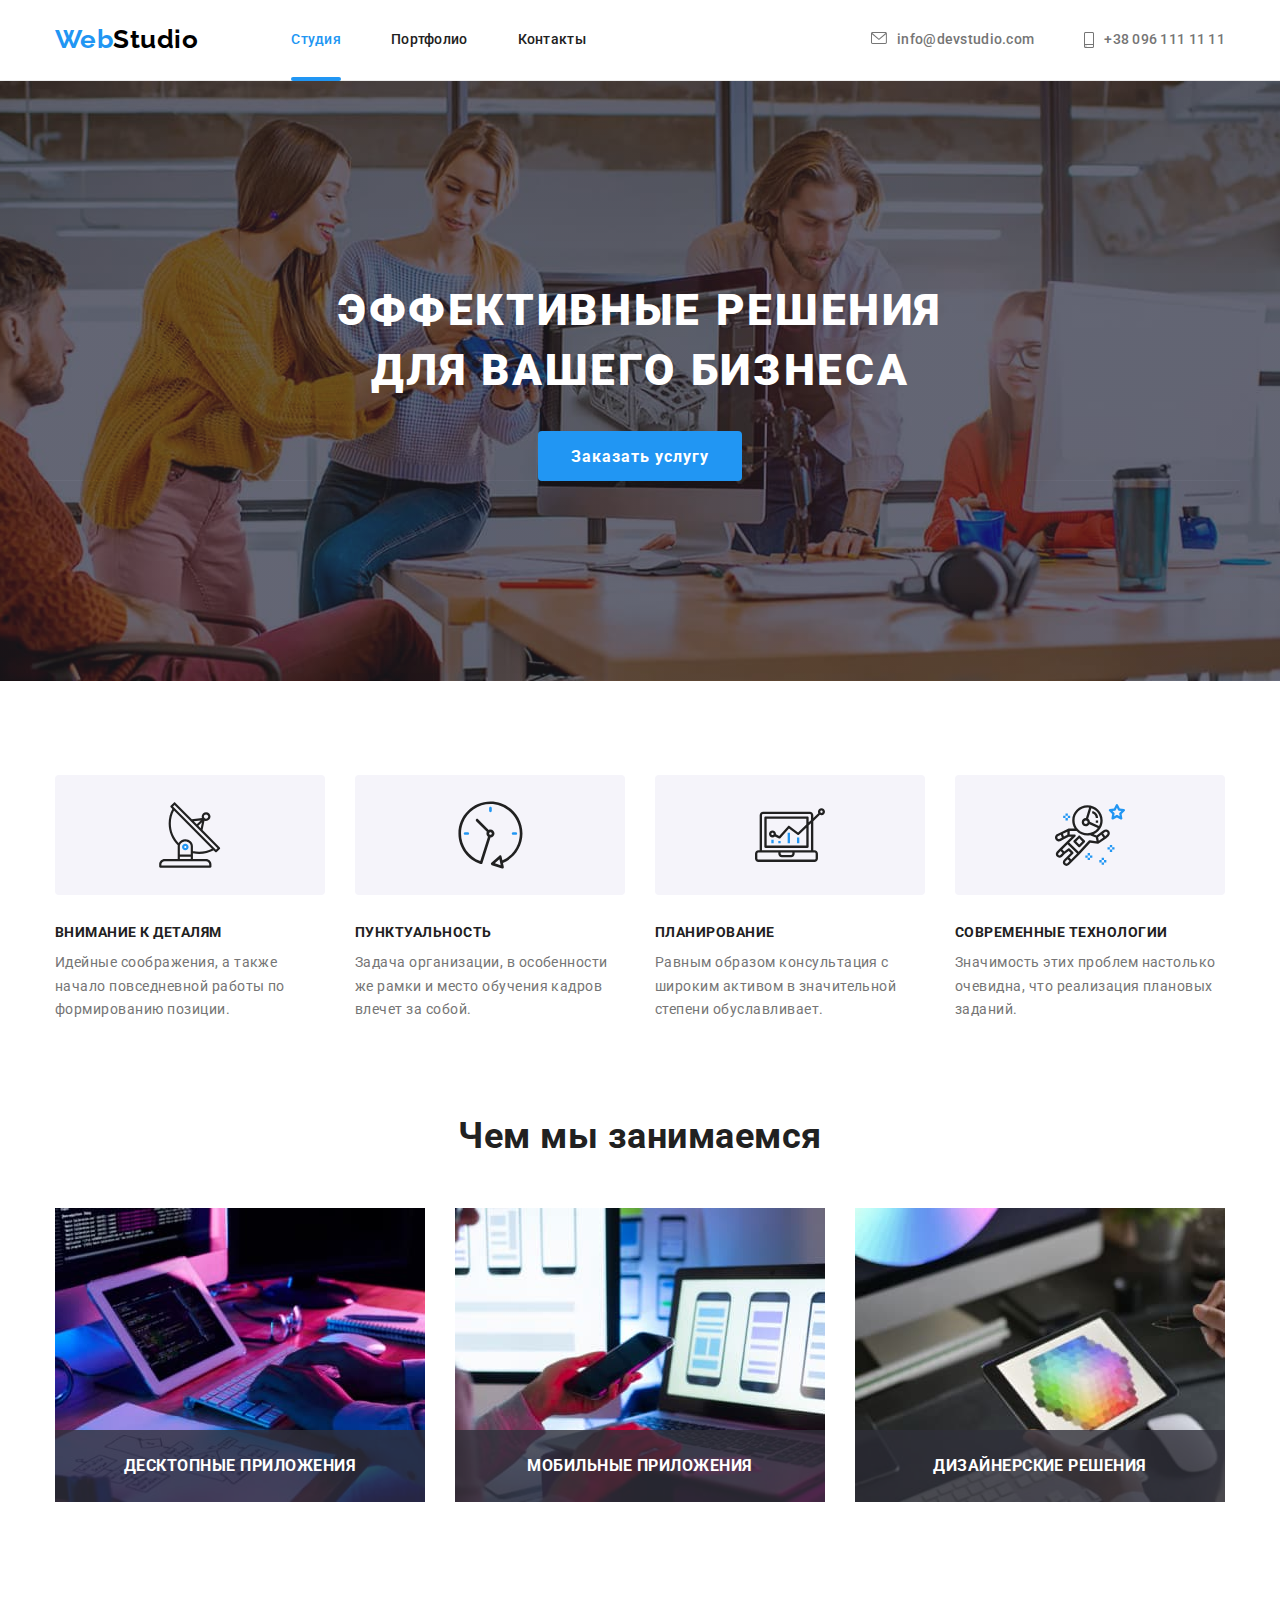
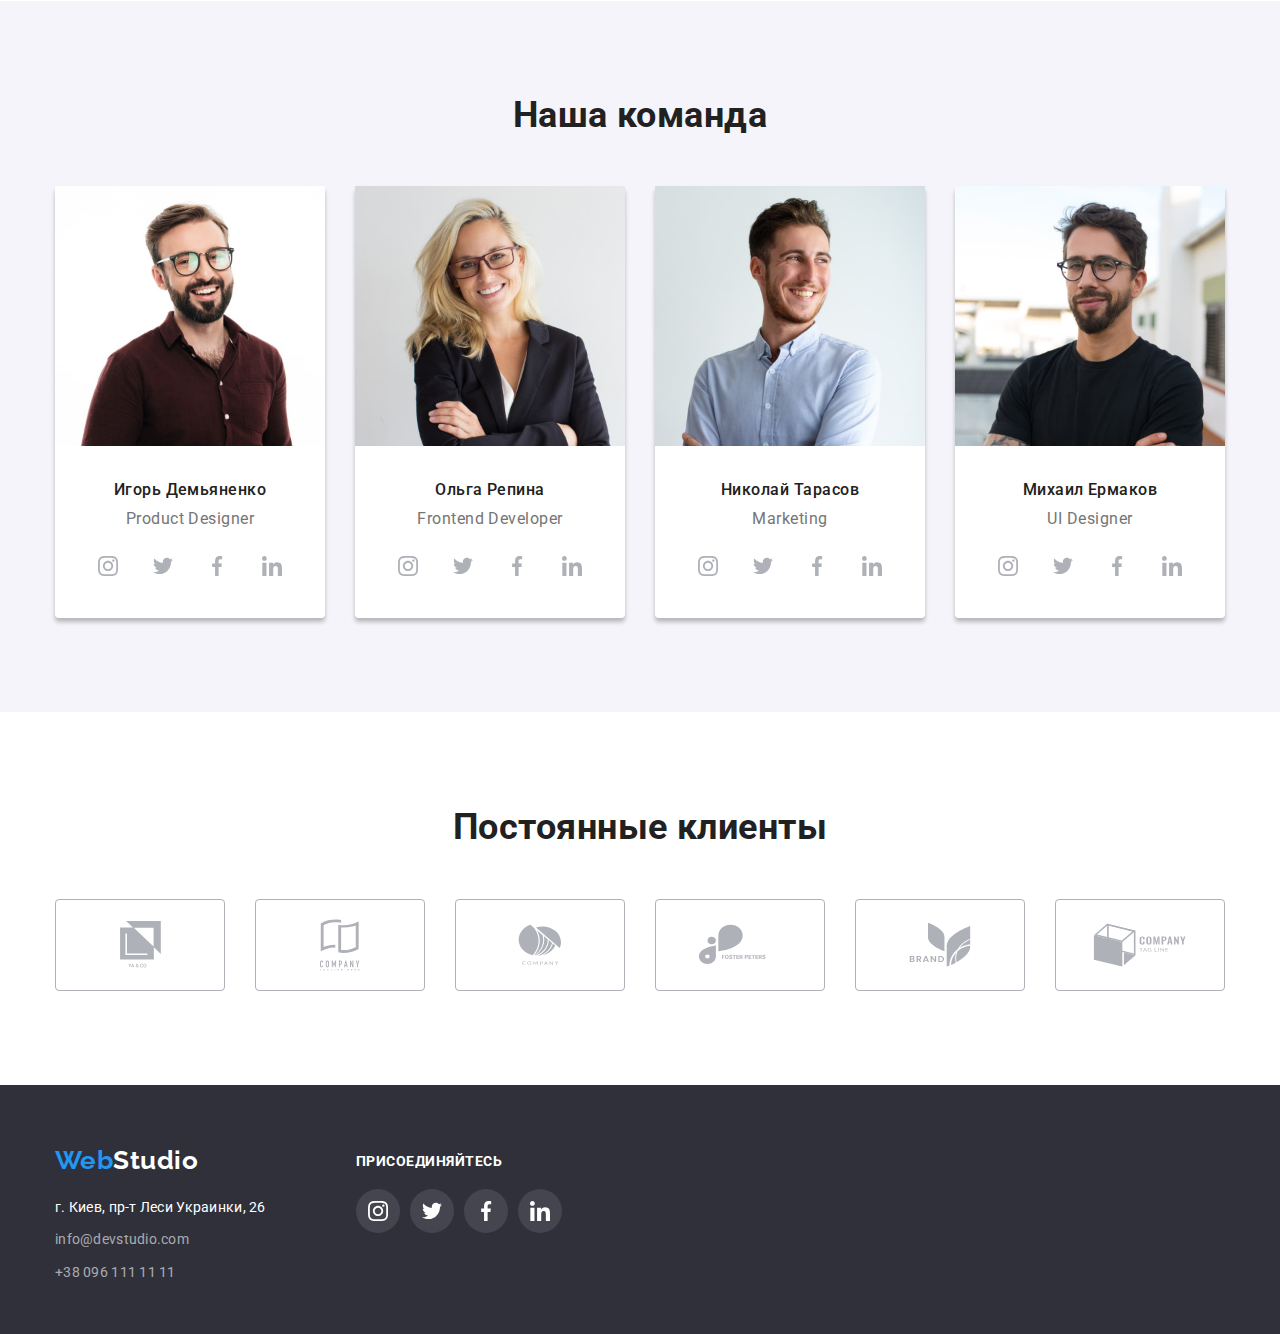
<file: index.html>
<!DOCTYPE html>
<html lang="ru">
<head>
    <meta charset="UTF-8">
    <meta http-equiv="X-UA-Compatible" content="IE=edge">
    <meta name="viewport" content="width=device-width, initial-scale=1.0">
    <title>Studio</title>

    <link rel="preconnect" href="https://fonts.googleapis.com">
    <link rel="preconnect" href="https://fonts.gstatic.com" crossorigin>
    <link 
    href="https://fonts.googleapis.com/css2?family=Raleway:wght@700&family=Roboto:wght@400;500;700;900&display=swap" 
    rel="stylesheet"
    />

    <link
    rel="stylesheet"
    href="https://cdnjs.cloudflare.com/ajax/libs/modern-normalize/1.0.0/modern-normalize.min.css"
    />

    <link rel="stylesheet" href="./css/styles.css"/>
</head>
<body class="page">
    <!--Шапка сайта-->
 <header class="page-header">

    <div class="container main-nav">

    <nav class="logo-and-nav">
        <!--Логотип сайта-->
     <a href="./" class="logo"><span class="web">Web</span>Studio</a>

     <!--Навигация на другие страницы-->
     <ul class="site-nav">
      
         <li class="nav-item">
          <div class="this-page">
          <a href="./" class="current-link current">Студия</a>
          </div>
         </li>
         <li class="nav-item"><a href="./portfolio.html">Портфолио</a></li>
         <li class="nav-item"><a href="">Контакты</a></li>
     </ul>

     </nav>
       <!--Ссылка на почтовый ящик и контактный номер телефона-->
     <ul class="address-list contacts">
         <li class="address-item address-from-header">
           <a href="mailto:info@devstudio.com" class="letter" aria-label="Почтовый ящик">
            <svg class="postal-envelope" width="16" height="12">
              <use href="./images/symbol-defs.svg#icon-letter"></use>
            </svg>
            info@devstudio.com
          </a>
         </li>

         <li class="address-item address-from-header">           
           <a href="tel:+380961111111" class="phone" aria-label="Контактный телефон">
            <svg class="smartphone" width="10" height="16">
              <use href="./images/symbol-defs.svg#icon-smartphone"></use>
            </svg>
            +38 096 111 11 11
          </a>
        </li>
     </ul>

    </div>

<!--Конец шапки сайта-->  
 </header>

 <!--мэин - уникальный контент (меняющийся, который не повторяется на других страницах сайта)-->
 <main>
<!--Блог герой (главный заголовок страницы с кнопкой)-->
 
     <section class="hero section">
       <div class="hero-section container">
         <h1 class="title-of-hero">ЭФФЕКТИВНЫЕ РЕШЕНИЯ <br/>
            ДЛЯ ВАШЕГО БИЗНЕСА
         </h1>
         <button data-modal-open type="button" class="button-primary"><span class="order">Заказать услугу</span></button>
        </div>
     </section>                

      <!--Второй сектор страницы (преимущества данной компании)-->
      <section class="section preview">
        <div class="container">
          <h2 class="hidden">В дальнейшем этот заголовок будет скрыт</h2>
          <ul class="future-list">
              <li class="item">
                <div class="benefits-icons">
                  <svg class="antenna" width="65.32" hight="70">
                    <use href="./images/symbol-defs.svg#icon-antenna"></use>
                  </svg>
                </div>
          <h3 class="advantages">ВНИМАНИЕ К ДЕТАЛЯМ</h3>
          <p class="description declaration">Идейные соображения, а также начало повседневной работы по формированию позиции.</p>
              </li>
              <li class="item">
                <div class="benefits-icons">
                  <svg class="clock" width="66.96" hight="70">
                    <use href="./images/symbol-defs.svg#icon-clock"></use>
                  </svg>
                </div>
            <h3 class="advantages">ПУНКТУАЛЬНОСТЬ</h3>
            <p class="description declaration">Задача организации, в особенности же рамки и место обучения кадров влечет за собой.</p>
              </li>
              <li class="item">
                <div class="benefits-icons">
                  <svg class="diagram" width="70" hight="70">
                    <use href="./images/symbol-defs.svg#icon-diagram"></use>
                  </svg>
                </div>
            <h3 class="advantages">ПЛАНИРОВАНИЕ</h3>
            <p class="description declaration">Равным образом консультация с широким активом в значительной степени обуславливает.</p>
            </li>
            <li class="item">
              <div class="benefits-icons">
                <svg class="astronaut" width="70" hight="70">
                  <use href="./images/symbol-defs.svg#icon-astronaut"></use>
                </svg>
              </div>
            <h3 class="advantages">СОВРЕМЕННЫЕ ТЕХНОЛОГИИ</h3>
            <p class="description declaration">Значимость этих проблем настолько очевидна, что реализация плановых заданий.</p>
            </li>    
          </ul>
        </div>
      </section>
      
      <!--Третий сектор с визуализацией работы компании (фотографии)-->
      <section class="section">
        <div class="container images">
          <h2 class="what-are-we-doing">Чем мы занимаемся</h2>
          <ul class="illustrations">
              <li class="illustration">
                <div class="poster">
                <img class="image-card" src="./images/img1.jpg" alt="Code writing" width="370">
                <div class="description-illustration">
                  <h3>Десктопные приложения</h3>
                </div>
                </div>
              </li>
              <li class="illustration">
                <div class="poster">
                <img class="image-card" src="./images/img2.jpg" alt="Design" width="370">
                <div class="description-illustration">
                  <h3>Мобильные приложения</h3>
                </div>
                </div>
              </li>
              <li class="illustration">
                <div class="poster">
                <img class="image-card" src="./images/img3.jpg" alt="Stylization" width="370">
                <div class="description-illustration">
                  <h3>Дизайнерские решения</h3>
                </div>
                </div>
              </li>               
          </ul>
        </div>
      </section>

      <!--Четвертый сектор с фотографиями специалистов компании (с подписями)-->
      <section class="section our-team-container">
        <div class="container" >
          <h2 class="our-team">Наша команда</h2>
          <ul class="personalities">
              <li class="persona">
              <img src="./images/igor.jpg" alt="Igor Demyanenko is a Product Designer" width="270">
              <div class="buttom-of-persona">
              <h3>Игорь Демьяненко</h3>
              <p class="description">Product Designer</p>
              <ul class="social-links">
                <li>
                  <a class="source-icon" href="">
                    <svg class="social-network" width="20" height="20">
                      <use href="./images/symbol-defs.svg#icon-instagram"></use>
                    </svg>
                  </a>
                </li>

                <li>
                  <a class="source-icon" href="">
                    <svg class="social-network" width="20" height="20">
                      <use href="./images/symbol-defs.svg#icon-twitter"></use>
                    </svg>
                  </a>
                </li>

                <li>
                  <a class="source-icon" href="">
                    <svg class="social-network" width="20" height="20">
                      <use href="./images/symbol-defs.svg#icon-facebook"></use>
                    </svg>
                  </a>
                </li>

                <li>
                  <a class="source-icon" href="">
                    <svg class="social-network" width="20" height="20">
                      <use href="./images/symbol-defs.svg#icon-linkedin"></use>
                    </svg>
                  </a>
                </li>
              </ul>
              </div>
              </li>

              <li class="persona">
              <img src="./images/olga.jpg" alt="Olga Repina is a Frontend Developer" width="270">
              <div class="buttom-of-persona">
              <h3>Ольга Репина</h3>
              <p class="description">Frontend Developer</p>
              <ul class="social-links">
                <li>
                  <a class="source-icon" href="">
                    <svg class="social-network" width="20" height="20">
                      <use href="./images/symbol-defs.svg#icon-instagram"></use>
                    </svg>
                  </a>
                </li>

                <li>
                  <a class="source-icon" href="">
                    <svg class="social-network" width="20" height="20">
                      <use href="./images/symbol-defs.svg#icon-twitter"></use>
                    </svg>
                  </a>
                </li>

                <li>
                  <a class="source-icon" href="">
                    <svg class="social-network" width="20" height="20">
                      <use href="./images/symbol-defs.svg#icon-facebook"></use>
                    </svg>
                  </a>
                </li>

                <li>
                  <a class="source-icon" href="">
                    <svg class="social-network" width="20" height="20">
                      <use href="./images/symbol-defs.svg#icon-linkedin"></use>
                    </svg>
                  </a>
                </li>
              </ul>
              </div>
              </li>

              <li class="persona">
              <img src="./images/nikolay.jpg" alt="Nikolai Tarasov is a Marketing" width="270">
              <div class="buttom-of-persona">
              <h3>Николай Тарасов</h3>
              <p class="description">Marketing</p>
              <ul class="social-links">
                <li>
                  <a class="source-icon" href="">
                    <svg class="social-network" width="20" height="20">
                      <use href="./images/symbol-defs.svg#icon-instagram"></use>
                    </svg>
                  </a>
                </li>

                <li>
                  <a class="source-icon" href="">
                    <svg class="social-network" width="20" height="20">
                      <use href="./images/symbol-defs.svg#icon-twitter"></use>
                    </svg>
                  </a>
                </li>

                <li>
                  <a class="source-icon social-hover" href="">
                    <svg class="social-network" width="20" height="20">
                      <use href="./images/symbol-defs.svg#icon-facebook"></use>
                    </svg>
                  </a>
                </li>

                <li>
                  <a class="source-icon" href="">
                    <svg class="social-network" width="20" height="20">
                      <use href="./images/symbol-defs.svg#icon-linkedin"></use>
                    </svg>
                  </a>
                </li>
              </ul>
              </div>
              </li>

              <li class="persona">
              <img src="./images/mihail.jpg" alt="Mikhail Ermakov is a UI Designer" width="270">
              <div class="buttom-of-persona">
              <h3>Михаил Ермаков</h3>
              <p class="description">UI Designer</p>
              <ul class="social-links">
                <li>
                  <a class="source-icon" href="">
                    <svg class="social-network" width="20" height="20">
                      <use href="./images/symbol-defs.svg#icon-instagram"></use>
                    </svg>
                  </a>
                </li>

                <li>
                  <a class="source-icon" href="">
                    <svg class="social-network" width="20" height="20">
                      <use href="./images/symbol-defs.svg#icon-twitter"></use>
                    </svg>
                  </a>
                </li>

                <li>
                  <a class="source-icon" href="">
                    <svg class="social-network" width="20" height="20">
                      <use href="./images/symbol-defs.svg#icon-facebook"></use>
                    </svg>
                  </a>
                </li>

                <li>
                  <a class="source-icon" href="">
                    <svg class="social-network" width="20" height="20">
                      <use href="./images/symbol-defs.svg#icon-linkedin"></use>
                    </svg>
                  </a>
                </li>
              </ul>
              </div>
              </li>
          </ul>
        </div>
      </section>
 </main>

 <!--Секция постоянных клиентов-->

 <section class="section">
  <div class="container">
    <h2 class="regular-customers">Постоянные клиенты</h2>
    <ul class="our-clients">

    <li>
      <a class="customer" href="">
        <svg class="client-area ya-co" width="41" height="46.7">
          <use href="./images/symbol-defs.svg#icon-ya-co"></use>
        </svg>
      </a>
    </li>

    <li>
      <a class="customer" href="">
        <svg class="client-area tagline-here" width="40" height="52">
          <use href="./images/symbol-defs.svg#icon-tagline-here"></use>
        </svg>
      </a>
    </li>

    <li>
      <a class="customer" href="">
        <svg class="client-area company" width="43.46" height="41.18">
          <use href="./images/symbol-defs.svg#icon-company"></use>
        </svg>
      </a>
    </li>

    <li>
      <a class="customer" href="">
        <svg class="client-area peter-foster" width="84.44" height="40.62">
          <use href="./images/symbol-defs.svg#icon-peter-foster"></use>
        </svg>
      </a>
    </li>

    <li>
      <a class="customer" href="">
        <svg class="client-area brand" width="62.54" height="45.43">
          <use href="./images/symbol-defs.svg#icon-brand"></use>
        </svg>
      </a>
    </li>

    <li>
      <a class="customer" href="">
        <svg class="client-area company-tagline-here" width="93.79" height="43.93">
          <use href="./images/symbol-defs.svg#icon-company-tagline-here"></use>
        </svg>
      </a>
    </li>  

    </ul>
  </div>
 </section>

 
 <!--окончание мэйна (уникального контента, который не повторяется на других страницах сайта)-->

      <!--Подвал сайта (Логотип сайта с ссылкой на стартовую страницу + адрес с почтовым ящиком и контактным номером телефона)-->
      <footer class="footer">

        <div class="ending container">

        <div class="footer-adress-menu">
        <a href="./" class="logo logo-from-ending"><span class="web">Web</span></span><span class="studio">Studio</span></a>
        <address>
        <ul class="address-list">
        <li class="address-item address-from-footer"><a href="https://goo.gl/maps/rf6R2WwhsUxqRuNf8" class="main-adress">г. Киев, пр-т Леси Украинки, 26</a></li>
        <li class="address-item address-from-footer"><a href="mailto:info@devstudio.com">info@devstudio.com</a></li>
        <li class="address-item address-from-footer"><a href="tel:+380961111111">+38 096 111 11 11</a></li>
        </ul>
        </address>
        </div>

        <div class="footer-socials">
        <h3 class="join">Присоединяйтесь</h3>
        <ul class="footer-icons">
          <li>
            <a class="last-socials" href="">
              <svg class="footer-social-network" width="20" height="20">
                <use href="./images/symbol-defs.svg#icon-instagram"></use>
              </svg>
            </a>
          </li>

          <li>
            <a class="last-socials" href="">
              <svg class="footer-social-network" width="20" height="20">
                <use href="./images/symbol-defs.svg#icon-twitter"></use>
              </svg>
            </a>
          </li>

          <li>
            <a class="last-socials" href="">
              <svg class="footer-social-network" width="20" height="20">
                <use href="./images/symbol-defs.svg#icon-facebook"></use>
              </svg>
            </a>
          </li>

          <li>
            <a class="last-socials" href="">
              <svg class="footer-social-network" width="20" height="20">
                <use href="./images/symbol-defs.svg#icon-linkedin"></use>
              </svg>
            </a>
          </li>
        </ul>
        </div>

        </div>
        
     
      </footer>

        <!--модальное окно-->
        <div class="backdrop is-hidden" data-modal>
          <div class="modal">
           <button data-modal-close type="button" class="modal-button">              
             <svg class="close-window" width="11" height="11">
             <use href="./images/symbol-of-button.svg#icon-close-black"></use>
           </svg>
         </button>
          </div>
        </div>

      <script src="./js/modal.js"></script>
</body>

</html>
</file>
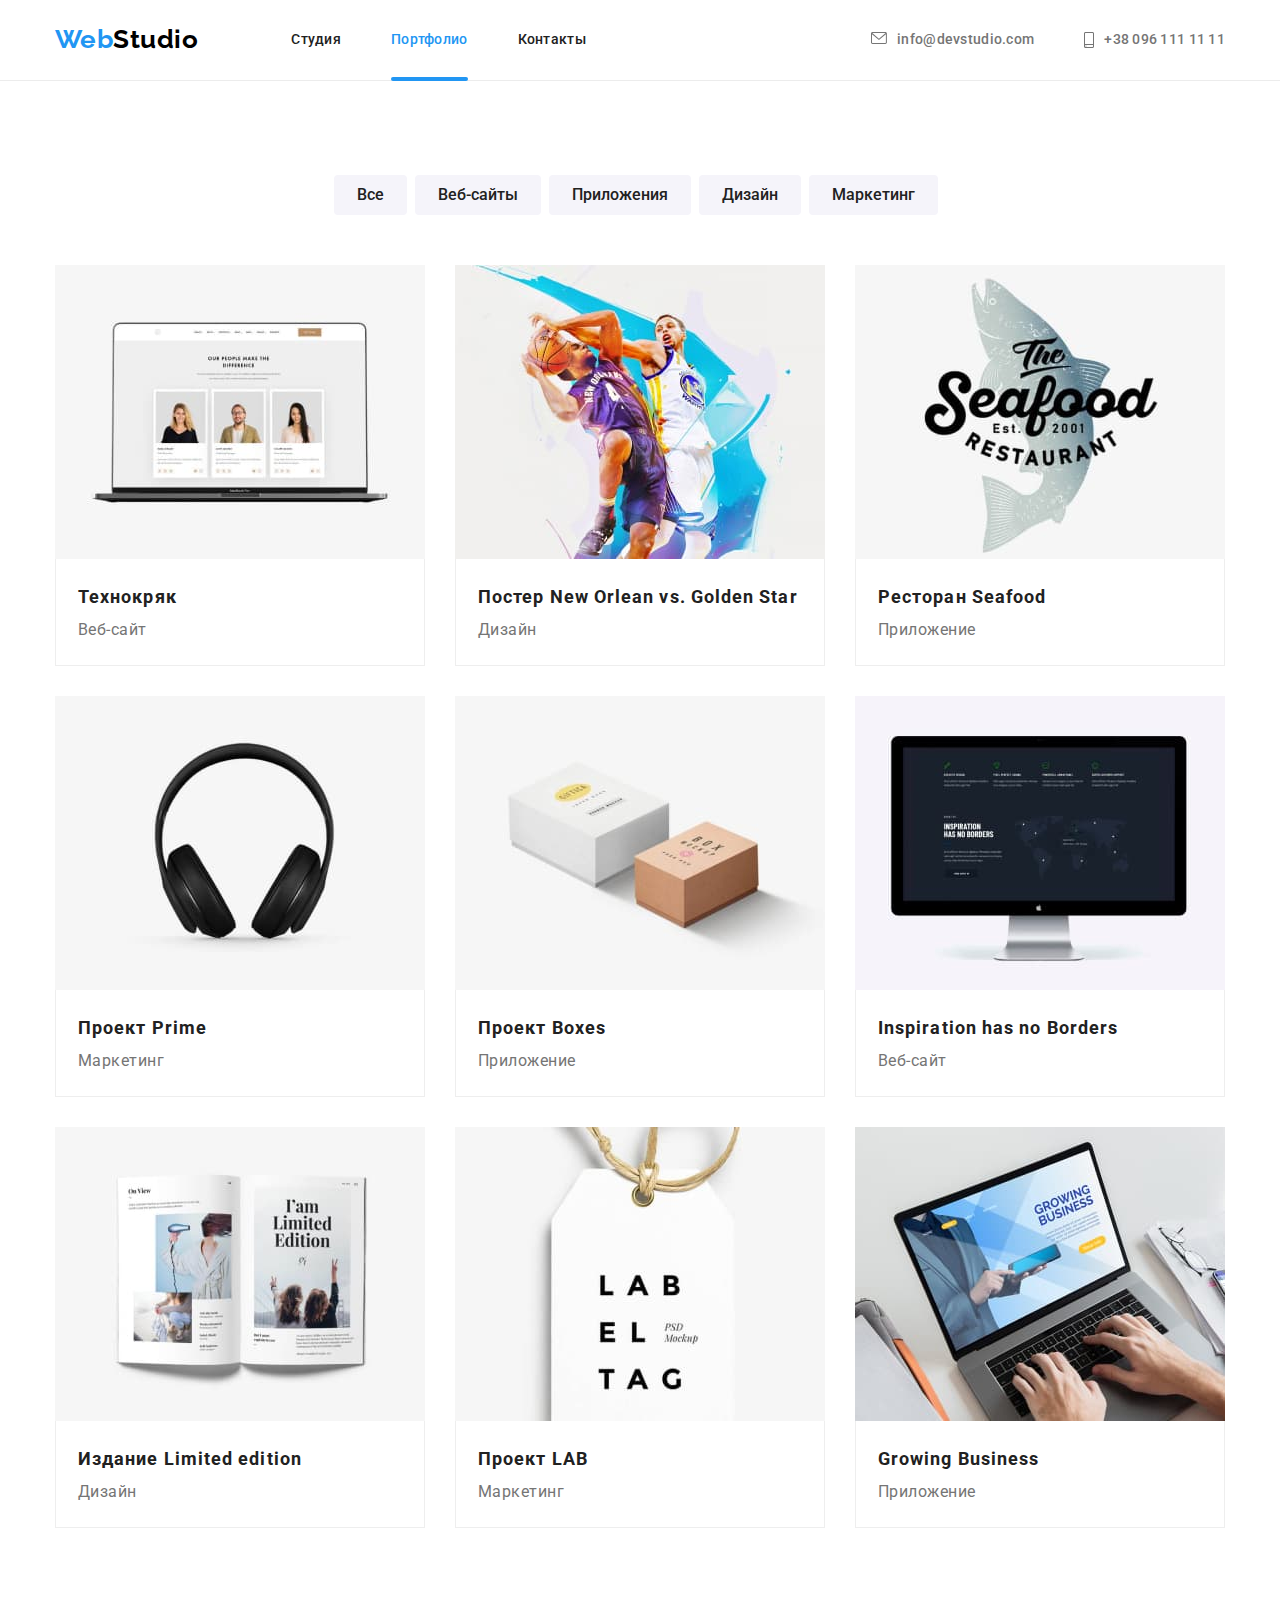
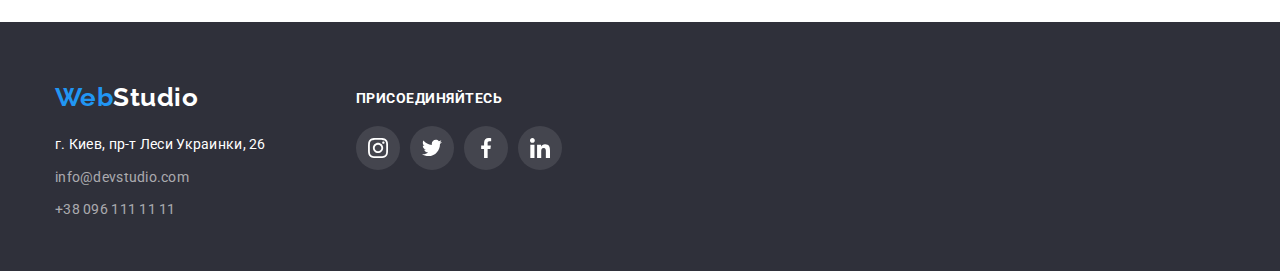
<file: portfolio.html>
<!DOCTYPE html>
<html lang="ru">
<head>
    <meta charset="UTF-8">
    <meta http-equiv="X-UA-Compatible" content="IE=edge">
    <meta name="viewport" content="width=device-width, initial-scale=1.0">
    <title>Portfolio</title>

    <link rel="preconnect" href="https://fonts.googleapis.com">
    <link rel="preconnect" href="https://fonts.gstatic.com" crossorigin>
    <link 
    href="https://fonts.googleapis.com/css2?family=Raleway:wght@700&family=Roboto:wght@400;500;700;900&display=swap" 
    rel="stylesheet"
    />

    <link
    rel="stylesheet"
    href="https://cdnjs.cloudflare.com/ajax/libs/modern-normalize/1.0.0/modern-normalize.min.css"
    />

    <link rel="stylesheet" href="./css/styles.css"/>
</head>
 <body class="page">
 <!--Шапка сайта-->
 <header class="page-header">

    <div class="container main-nav">

     <nav class="logo-and-nav">
     <!--Логотип сайта-->
     <a href="./" class="logo"><span class="web">Web</span>Studio</a>

     <!--Навигация на другие страницы-->
     <ul class="site-nav">
         <li class="nav-item"><a href="./index.html">Студия</a></li>
         <li class="nav-item">
          <div class="this-page">
          <a href="./portfolio.html" class="current-link current">Портфолио</a>
          </div>
         </li>
         <li class="nav-item"><a href="">Контакты</a></li>
     </ul>
     </nav>

       <!--Ссылка на почтовый ящик и контактный номер телефона-->
       <ul class="address-list contacts">
        <li class="address-item address-from-header">
          <a href="mailto:info@devstudio.com" class="letter" aria-label="Почтовый ящик">
           <svg class="postal-envelope" width="16" height="12">
             <use href="./images/symbol-defs.svg#icon-letter"></use>
           </svg>
           info@devstudio.com
         </a>
        </li>

        <li class="address-item address-from-header">           
          <a href="tel:+380961111111" class="phone" aria-label="Контактный телефон">
           <svg class="smartphone" width="10" height="16">
             <use href="./images/symbol-defs.svg#icon-smartphone"></use>
           </svg>
           +38 096 111 11 11
         </a>
       </li>
       </ul>

    </div>
    
<!--Конец шапки сайта-->
 </header>

 <!--мэин - уникальный контент (меняющийся, который не повторяется на других страницах сайта)-->
 <main>

    <!--Список из кнопок (фильтр)(функционал будет подключен позже)-->
        <section class="filter section">

        <div class="container">

        <h1 class="hidden">В дальнейшем этот заголовок будет скрыт</h1>              
        <ul class="switchers">        
        <li class="switcher-items"><button type="button" class="button-secondary">Все</button></li>
        <li class="switcher-items"><button type="button" class="button-secondary">Веб-сайты</button></li>
        <li class="switcher-items"><button type="button" class="button-secondary apps">Приложения</button></li>
        <li class="switcher-items"><button type="button" class="button-secondary design">Дизайн</button></li>
        <li class="switcher-items"><button type="button" class="button-secondary marketing">Маркетинг</button></li>
        </ul>        
           
     <!--Список с демонстрацией практической деятельности компании(картинки-ссылки)-->

     <ul class="cards">

     <li class="our-experience">
          <a href="#" class="experience-item">
     <div class="overlay-box"> 
     <img class="image-card" src="./images/ourpeople.jpg" alt="Our people make the difference" width="370"/>
        <div class="overlay-content">
          <p class="over-text">Ресурс предлагает комплексные предложения с разным уровнем 
            функционала и сервисов. Все это позволит посетителю получить исчерпывающие 
            сведения о компании или частном лице.</p>
        </div>
      </div>
     <div class="our-pride">
     <h2 class="title-cards">Технокряк</h2>
     <p class="description cards-description">Веб-сайт</p>
      </div>
     </a>
     </li>

     <li class="our-experience">
      <a href="#" class="experience-item">
        <div class="overlay-box">
     <img class="image-card" src="./images/poster.jpg" alt="Poster New Orlean vs. Golden Star" width="370"/>
     <div class="overlay-content">
      <p class="over-text">Ресурс предлагает комплексные предложения с разным уровнем 
        функционала и сервисов. Все это позволит посетителю получить исчерпывающие 
        сведения о компании или частном лице.</p>
     </div>
     </div>
     <div class="our-pride">
     <h2 class="title-cards">Постер New Orlean vs. Golden Star</h2>
     <p class="description cards-description">Дизайн</p>
     </div>
     </a>
     </li>

     <li class="our-experience">
      <a href="#" class="experience-item">
     <div class="overlay-box"> 
     <img class="image-card" src="./images/seafood.jpg" alt="Restaurant Seafood" width="370"/>
     <div class="overlay-content">
      <p class="over-text">Ресурс предлагает комплексные предложения с разным уровнем 
        функционала и сервисов. Все это позволит посетителю получить исчерпывающие 
        сведения о компании или частном лице.</p>
     </div>
     </div>
     <div class="our-pride">
     <h2 class="title-cards">Ресторан Seafood</h2>
     <p class="description cards-description">Приложение</p>
     </div>
     </a>
     </li>

     <li class="our-experience">
      <a href="#" class="experience-item">
      <div class="overlay-box"> 
     <img class="image-card" src="./images/headphones.jpg" alt="Project Prime" width="370"/>
     <div class="overlay-content">
      <p class="over-text">Ресурс предлагает комплексные предложения с разным уровнем 
        функционала и сервисов. Все это позволит посетителю получить исчерпывающие 
        сведения о компании или частном лице.</p>
     </div>
     </div>
     <div class="our-pride">
     <h2 class="title-cards">Проект Prime</h2>
     <p class="description cards-description">Маркетинг</p>
     </div>
     </a>
     </li>

     <li class="our-experience">
      <a href="#" class="experience-item">
        <div class="overlay-box"> 
     <img class="image-card" src="./images/boxes.jpg" alt="Project Boxes" width="370"/>
     <div class="overlay-content">
      <p class="over-text">Ресурс предлагает комплексные предложения с разным уровнем 
        функционала и сервисов. Все это позволит посетителю получить исчерпывающие 
        сведения о компании или частном лице.</p>
     </div>
     </div>
     <div class="our-pride">
     <h2 class="title-cards">Проект Boxes</h2>
     <p class="description cards-description">Приложение</p>
     </div>
     </a>
     </li>

     <li class="our-experience">
      <a href="#" class="experience-item">
        <div class="overlay-box"> 
     <img class="image-card" src="./images/monitor.jpg" alt="Inspiration has no borders" width="370"/>
     <div class="overlay-content">
      <p class="over-text">Ресурс предлагает комплексные предложения с разным уровнем 
        функционала и сервисов. Все это позволит посетителю получить исчерпывающие 
        сведения о компании или частном лице.</p>
     </div>
     </div>
     <div class="our-pride">
     <h2 class="title-cards">Inspiration has no Borders</h2>
     <p class="description cards-description">Веб-сайт</p>
     </div>
     </a>
     </li>

     <li class="our-experience">
      <a href="#" class="experience-item">
        <div class="overlay-box"> 
     <img class="image-card" src="./images/magazine.jpg" alt="Magazine Limited edition" width="370"/>
     <div class="overlay-content">
      <p class="over-text">Ресурс предлагает комплексные предложения с разным уровнем 
        функционала и сервисов. Все это позволит посетителю получить исчерпывающие 
        сведения о компании или частном лице.</p>
     </div>
     </div>
     <div class="our-pride">
     <h2 class="title-cards">Издание Limited edition</h2>
     <p class="description cards-description">Дизайн</p>
     </div>
     </a>
     </li>

     <li class="our-experience">
      <a href="#" class="experience-item">
        <div class="overlay-box"> 
     <img class="image-card" src="./images/lab.jpg" alt="Project LAB" width="370"/>
     <div class="overlay-content">
      <p class="over-text">Ресурс предлагает комплексные предложения с разным уровнем 
        функционала и сервисов. Все это позволит посетителю получить исчерпывающие 
        сведения о компании или частном лице.</p>
     </div>
     </div>
     <div class="our-pride">
     <h2 class="title-cards">Проект LAB</h2>
     <p class="description cards-description">Маркетинг</p>
     </div>
     </a>
     </li>

     <li class="our-experience">
      <a href="#" class="experience-item">
        <div class="overlay-box">
     <img class="image-card" src="./images/laptop.jpg" alt="Growing business" width="370"/>
     <div class="overlay-content">
      <p class="over-text">Ресурс предлагает комплексные предложения с разным уровнем 
        функционала и сервисов. Все это позволит посетителю получить исчерпывающие 
        сведения о компании или частном лице.</p>
     </div>
     </div>
     <div class="our-pride">
     <h2 class="title-cards">Growing Business</h2>
     <p class="description cards-description">Приложение</p>
     </div>
     </a>
     </li>

     </ul>

     </div>
    </section>

 </main>

  <!--окончание мэйна (уникального контента, который не повторяется на других страницах сайта)-->

      <!--Подвал сайта (Логотип сайта с ссылкой на стартовую страницу + адрес с почтовым ящиком и контактным номером телефона)-->
      <footer class="footer">

        <div class="ending container">

        <div class="footer-adress-menu">
        <a href="./" class="logo logo-from-ending"><span class="web">Web</span></span><span class="studio">Studio</span></a>
        <address>
        <ul class="address-list">
        <li class="address-item address-from-footer"><a href="https://goo.gl/maps/rf6R2WwhsUxqRuNf8" class="main-adress">г. Киев, пр-т Леси Украинки, 26</a></li>
        <li class="address-item address-from-footer"><a href="mailto:info@devstudio.com">info@devstudio.com</a></li>
        <li class="address-item address-from-footer"><a href="tel:+380961111111">+38 096 111 11 11</a></li>
        </ul>
        </address>
        </div>

        <div class="footer-socials">
        <h3 class="join">Присоединяйтесь</h3>
        <ul class="footer-icons">
          <li>
            <a class="last-socials" href="">
              <svg class="footer-social-network" width="20" height="20">
                <use href="./images/symbol-defs.svg#icon-instagram"></use>
              </svg>
            </a>
          </li>

          <li>
            <a class="last-socials" href="">
              <svg class="footer-social-network" width="20" height="20">
                <use href="./images/symbol-defs.svg#icon-twitter"></use>
              </svg>
            </a>
          </li>

          <li>
            <a class="last-socials" href="">
              <svg class="footer-social-network" width="20" height="20">
                <use href="./images/symbol-defs.svg#icon-facebook"></use>
              </svg>
            </a>
          </li>

          <li>
            <a class="last-socials" href="">
              <svg class="footer-social-network" width="20" height="20">
                <use href="./images/symbol-defs.svg#icon-linkedin"></use>
              </svg>
            </a>
          </li>
        </ul>
        </div>

        </div>
        
     
      </footer>
</body>

</html>
</file>
<file: css/styles.css>
:root {
    --primary-text-color: #212121;
    --description-text-color: #757575;
    --primary-white-color: #FFFFFF;
    --accent-blue-color: #2196F3;
    --active-color: #4682B4;
    --background-color-for-main-page: #E5E5E5;
    --decoration-line: #2F303A;
    --highlight-color: #000000;
    --social-links-color: #AFB1B8;
    }

/*общая стилизация страницы*/
.page {       
    font-family: Roboto, sans-serif;
    color: var(--primary-text-color);
    letter-spacing: 0.03em;
    }

    h1,
    h2,
    h3,
    h4,
    h5,
    h6 {
    margin: 0;
    }

    p {
    margin: 0;
    }

    ul {
    margin: 0;
    padding: 0;
    }    

    .container {
      max-width: 1200px;
      padding-left: 15px;
      padding-right: 15px;
      margin-left: auto;
      margin-right: auto;      
      } 

    .section {
    padding-top: 94px;
    padding-bottom: 94px;    
    }



 /*уборка всех маркеров со всех списков*/
 ul {
    list-style: none;
 } 

 /* уборка всех подчеркиваний у ссылок */
 a {
    text-decoration: none;
 }

/*уборка всех лишних заголовков*/
.hidden {
   display: none;
 }

/*стилизация всех подписей (абзацы) в серый цвет, согласно макету)*/
 .description {
    color: var(--description-text-color);    
 } 

 /*стилизация шапки страницы логотипа (включая версию логотипа подвала)*/

 .main-nav {
    display: flex;    
    align-items: center;              
 }

 .logo-and-nav {
   display: flex;    
   align-items: center;      
 }


 .page-header {
    background-color: var(--primary-white-color);
    justify-content: space-between;
    border-bottom: 1px solid #ECECEC;      
 } 

 .address-from-header:not(:last-child) {
   margin-right: 50px;
 }

 .nav-item:not(:last-child) {
   margin-right: 50px;
 }

 .logo {
    color: var(--highlight-color);
    font-family: Raleway;
    font-weight: 700;
    font-size: 26px;
    line-height: 1.19;

    text-decoration: none;
    display: flex;    
    align-items: center;
    margin-right: 93px;     
    text-decoration: none;
    padding-top: 24px;
    padding-bottom: 25px; 
    
    transition-property: color;
    transition-duration: 250ms;
    transition-timing-function: cubic-bezier(0.4, 0, 0.2, 1);
    }
 
 .logo > .web {
    color: var(--accent-blue-color);    
 }

 .logo > .studio {
    color: var(--primary-white-color);
 } 

 .logo:hover, .logo:focus {
    color: #7B68EE;
  }

 .logo:active {
     color: var(--active-color);
  }

 /*навигация по сайту (ссылки на разделы сайта)*/
 .site-nav a {
    color: inherit;
    display: block;
    padding-top: 32px;
    padding-bottom: 32px;
    
    transition-property: color;
    transition-duration: 250ms;
    transition-timing-function: cubic-bezier(0.4, 0, 0.2, 1);
 }
 
 .site-nav {
   font-weight: 500;
   font-size: 14px;
   line-height: 1.14;
   letter-spacing: 0.02em;
   display: flex;    
   align-items: center;            
 }

  .nav-item a:hover, a:focus {
    color: var(--accent-blue-color);
 }
 .nav-item a:active {
    color: var(--active-color);
 }

 .site-nav .nav-item .current-link {
    color: var(--accent-blue-color);
 }

 /*адреса и контактные данные*/
 .address-list {
   font-weight: 500;
   font-size: 14px;
   line-height: 1.14;
   letter-spacing: 0.02em;
 }
   .main-adress {
   color: #FFFFFF;
   font-style: normal;
   font-weight: 400;
   font-size: 14px;
   line-height: 1.71;
   
 }

  .address-from-footer a {
   color: rgba(255, 255, 255, 0.6);
    font-family: Roboto;
    font-style: normal;
    font-weight: 400;
    font-size: 14px;
    line-height: 1.71;

      transition-property: color;
      transition-duration: 250ms;
      transition-timing-function: cubic-bezier(0.4, 0, 0.2, 1);
 }

 .address-from-header a {    
     color: var(--description-text-color);
      display: flex; 
      padding-top: 32px;
      padding-bottom: 32px;
      
      transition-property: color;
      transition-duration: 250ms;
      transition-timing-function: cubic-bezier(0.4, 0, 0.2, 1);
   }     

 .contacts {
    display: flex;    
    margin-left: auto;              
 }

 .address-from-header:last-child {
    margin-right: 0;
 }
    
 .address-item a:hover, a:focus {
    color: var(--accent-blue-color);
 }
 .address-item a:active {
   color: var(--active-color);
 }

 .ending .address-list .main-adress {
   color: var(--primary-white-color);
 }

 .ending .address-list .main-adress:hover {
 color: var(--accent-blue-color);
 }
 
 
 .this-page {
  position: relative;
  display: block;
 }

 .current::after {
    display: inline-block;
    content: "";
    position: absolute;
    background-color: var(--accent-blue-color);
    bottom: -1px;
    right: 0px;
    width: 100%;
    height: 4px;
    border-radius: 2px;
   }

 /* Оформление иконок конверта и смартфона */

 /*конверт*/
 .postal-envelope {    
    content: "";
    height: 100%;        
    display: flex;
    background-size: contain;
    align-items: center;
    justify-content: center;      
    }

    .postal-envelope {
     margin-right: 10px;
    }
   
    .letter {
      transition-property: --color3;
      transition-duration: 250ms;
      transition-timing-function: cubic-bezier(0.4, 0, 0.2, 1);
    }

    .letter:hover,
    .letter:focus {
      --color3: #2196F3;
    }

  /*смартфон*/
   .smartphone {    
    content: "";
    height: 100%;        
    display: flex;
    background-size: contain;
    align-items: center;
    justify-content: center;
   }

   .smartphone {    
    margin-right: 10px;    
   }

   .phone:hover,
   .phone:focus {
     --color3: #2196F3;
   }
    
 /*стилизация раздела - герой*/ 
 .hero {
    background-image:
    linear-gradient(to left, rgba(47, 48, 58, 0.4), rgba(47, 48, 58, 0.4)),
    url("../images/team.jpg"); 
    background-size: 1600px;
    background-repeat: no-repeat;
    background-position: center;        
    padding-top: 200px;
    padding-bottom: 200px;
 }

 .hero-section {
   background-color: var(--decoration-line);
   background-image: 
   linear-gradient(rgba(47, 48, 58, 0.4), rgba(47, 48, 58, 0.4)),
   url("../images/team.jpg");
   background-position: center;   
   justify-content: center;      
   }

 .hero-section > .title-of-hero {
    color: var(--primary-white-color);
    font-weight: 900;
    font-size: 44px;
    line-height: 1.36;
    text-align: center;
    letter-spacing: 0.06em;
    text-transform: uppercase;
    margin-bottom: 30px;         
 }

 /*модальное окно*/
 .backdrop {
  position: fixed;
  top: 0;
  left: 0;
  width: 100%;
  height: 1024px;
  visibility: visible;
  background-color: rgba(0, 0, 0, 0.2);
  
  transition: opacity 250ms cubic-bezier(0.4, 0, 0.2, 1), visibility 250ms cubic-bezier(0.4, 0, 0.2, 1);
  opacity: 1;  
 }

 .backdrop.is-hidden {
  opacity: 0;
  pointer-events: none;
  visibility: hidden;    
 }

 .backdrop.is-hidden .modal {
  transform: translate(-50%, -50%) scale(1.1);
 }

 .modal {
  position: absolute;
  min-width: 528px;
  min-height: 581px;
  background-color: var(--primary-white-color);  
  top: 50%;
  left: 50%;
  transform: translate(-50%, -50%);
  box-shadow: 0px 1px 3px rgba(0, 0, 0, 0.12), 
  0px 1px 1px rgba(0, 0, 0, 0.14), 
  0px 2px 1px rgba(0, 0, 0, 0.2);
  border-radius: 4px;
  
  transition: transform 250ms cubic-bezier(0.4, 0, 0.2, 1);
 }

 .modal-button {
  display: flex;
  width: 30px;
  height: 30px;
  align-items: center;
  justify-content: center;
  border: 1px solid rgba(0, 0, 0, 0.1);
  border-radius: 50%;
  padding: 0;  
  background-color: transparent;
  position: absolute;
  right: 8px; 
  top: 8px; 
  

  cursor: pointer;
 }
 

 /* Кнопки (button-primary - для раздела герой, button-secondary - кнопки фильтра)*/
 .button-primary {
      color: var(--primary-white-color);
      background-color: var(--accent-blue-color);
      cursor: pointer;
      font-family: inherit;  
      display: block;
      margin: auto;
      height: 50px;       
      border: 1px solid transparent;
      border-radius: 4px;
      padding: 10px 32px;
      
      transition-property: background-color, color;
      transition-duration: 250ms;
      transition-timing-function: cubic-bezier(0.4, 0, 0.2, 1);
     }

     .button-primary:hover,
     .button-primary:focus {
      color: var(--primary-white-color);
      background-color: var(--active-color);
     }

 .order {
      font-weight: 700;
      font-size: 16px;
      line-height: 1.87;
      align-items: center;
      text-align: center;
      letter-spacing: 0.06em;
     }
     
 .button-secondary {
     color: var(--primary-text-color);
     background-color: #F5F4FA;
     cursor: pointer;
     font-family: inherit;
     font-style: normal;
     font-weight: 500;
     font-size: 16px;
     line-height: 1.62;
     border: 1px solid transparent;
     border-radius: 4px;
     padding: 6px 22px; 
     
      transition-property: color, background-color, box-shadow;
      transition-duration: 250ms;
      transition-timing-function: cubic-bezier(0.4, 0, 0.2, 1);
    }

    .switcher-items {
      margin-right: 8px;       
    }

    .button-secondary:hover, :focus {
      box-shadow: opx 4px 4px 0px rgba(0, 0, 0, 0.25);
    }

    .button-secondary:last-child {
     margin-right: 0px;
    }

     .filter {
     text-align: center;     
     display: flex;               
     }
     
     .well {
        margin-bottom: 50px;
     }

     .switchers {
      display: flex;
      justify-content: center;
     }

     .button-secondary {      
      display: flex;
      align-items: center;
     }

      
     
 .button-secondary:hover, .button-secondary:focus {
     color: var(--primary-white-color);
     background-color: var(--accent-blue-color);
     box-shadow: 0px 2px 2px 0px #0000001F;
     box-shadow: 0px 1px 2px 0px #00000014;
     box-shadow: 0px 3px 1px 0px #0000001A;
    }

 /* стилизация второго сектор страницы студия (преимущества данной компании) */

 .preview {
    padding-top: 94px;
    padding-bottom: 0px;
 }

 .future-list {
   display: flex;
   align-items: center;
 }

 .future-list .item {
    width: 270px;    
 }

 .item:not(:last-child) {
   margin-right: 30px;
 }

  .advantages {
   font-weight: 700;
   font-size: 14px;
   line-height: 1.14;
   margin-bottom: 10px;
 }

 /* векторный декоратив для сектора преимуществ компании*/

 .benefits-icons {
  display: flex;
  align-items: center;
  justify-content: center;
  width: 270px;
  height: 120px; 
  background-color: #F5F4FA;
  margin-bottom: 30px;
  border-radius: 4px;  
 }

 /*-----------------------------------*/

  .declaration {
   font-weight: 400;
   font-size: 14px;
   line-height: 1.71;    
   } 

   .declaration:not(:last-child) {
      margin-right: 30px;
   }

   /*чем мы занимаемся*/

  .what-are-we-doing {
   font-weight: 700;
   font-size: 36px;
   line-height: 1.16;
   text-align: center;

   margin-bottom: 50px;            
 }

 .illustrations {
   display: flex;
   justify-content: center;     
 }

 .image-card {
  display: block;
 }

 .description-illustration {
   display: inline-block;
   position: absolute;
   left: 0;
   bottom: 0;
   width: 100%;
   padding-top: 27px;
   padding-bottom: 27px;
   font-weight: 700;
   font-size: 14px;
   line-height: 1.14;
   text-align: center;   
   text-transform: uppercase;
   color: var(--primary-white-color);
   background-color: rgba(47, 48, 58, 0.8);      
 }

 .illustration:not(:last-child) {
   margin-right: 30px;
 }

 .poster {
  position: relative;
  display: inline-block;
 }



 /*---------------------*/



  .our-team {
   font-weight: 700;
   font-size: 36px;
   line-height: 1.16;
   text-align: center;
   margin-bottom: 50px;   
 }

 .personalities {
   display: flex;
   align-items: center;
   margin-left: -30px;   
 }

 .persona {
   flex-basis: calc((100% - 4 * 30px) / 3);
   margin-left: 30px;
   box-shadow: 0 4px 4px 0px rgba(0, 0, 0, 0.25);
   background-color: var(--primary-white-color);
   border-radius: 4px;   
   }

 .buttom-of-persona {
    border-radius: 4px;
    padding: 30px;    
 }

 .buttom-of-persona > p {
  margin-bottom: 10px;
 }

  .personalities h3 {
   font-weight: 500;
   font-size: 16px;
   line-height: 1.18;
   text-align: center;   
   margin-bottom: 10px;
  }

  .personalities p {
   font-weight: 400;
   font-size: 16px;
   line-height: 1.18;
   text-align: center;
   margin-bottom: 16px;
 }

 .our-team-container {
  background-color: #F5F4FA;
 }

 /* стилизация карточек сотрудников ссылками на социальные сети */

 .social-links {
  display: flex;
  flex-wrap: wrap;
  justify-content: space-evenly;
  
 }

 .social-links > li {
  width: 44px;
  height: 44px;   
 }

 .social-links > li:not(:last-child) {
  margin-right: 10px;
 }

 /* стилизация ссылок на соц сети под карточками сотрудников*/ 
 .source-icon {
  display: flex;  
  width: 44px;
  height: 44px; 
  border-radius: 50%;
  height: 100%;
  color: #757575;
  background-color: var(--primary-white-color);    
  background-repeat: no-repeat; 
  justify-content: center;
  align-items: center; 
  
      transition-property: background-color, color;
      transition-duration: 250ms;
      transition-timing-function: cubic-bezier(0.4, 0, 0.2, 1);
  }

  .source-icon:hover,
  .source-icon:focus {
    background-color: var(--accent-blue-color);
   }

  .source-icon:hover .social-network,
  .source-icon:focus .social-network {
     fill:#FFFFFF;
   }
   
  .social-network { 
    display: flex; 
    color: var(--social-links-color);    
    text-align: center;               
  }
  .social-network {      
    fill: currentColor;
      transition-property: fill;
      transition-duration: 250ms;
      transition-timing-function: cubic-bezier(0.4, 0, 0.2, 1);
  }
  
  
 /* Стилизация второго сектора страницы "Портфолио"
 с демонстрацией практической деятельности компании(картинки-ссылки)*/

 .switchers {
 justify-content: center;
 display: flex;
 margin-bottom: 50px; 
 }

 .cards a {
   color: inherit;   
 }

 .cards {
   display: flex;
   flex-wrap: wrap;
   gap: 30px;
   justify-content: center;      
 }

  .our-experience {
 flex-basis: calc((100% - 2 * 30px) / 3);
 position: relative;

      transition-property: box-shadow, color;
      transition-duration: 250ms;
      transition-timing-function: cubic-bezier(0.4, 0, 0.2, 1);
  }

  .our-experience > a {
    display: block;
  }
 
  .our-experience:focus {
   color: var(--highlight-color);
 }

 .our-experience:hover {
   box-shadow: 0px 4px 4px 0px rgba(0, 0, 0, 0.25);
 }

  .title-cards {
   font-weight: 700;
   font-size: 18px;
   line-height: 2;
   letter-spacing: 0.06em;
   text-align: left;
 }

  .cards-description {
   font-weight: 400;
   font-size: 16px;
   line-height: 1.87;
   text-align: left;
 }

 .our-pride {
    padding: 20px 22px;
    border-right: 1px solid #EEEEEE;
    border-bottom: 1px solid #EEEEEE;
    border-left: 1px solid #EEEEEE;
 }

/*оверлей для карточек*/

 .overlay-box {
  height: 100%;
  width: 100%;
  position: relative; 
  overflow: hidden;      
 }

 .overlay-content {
  transform: translateY(100%);
  position: absolute;
  top: 0;
  left: 0;
  width: 100%;
  height: 100%;
  transition: transform 250ms ease;
 }

 .experience-item:hover .overlay-content,
 .experience-item:focus .overlay-content {
  transform: translateY(0%);  
 }

 .over-text {
  width: 100%;
  height: 100%;
  padding: 63px 24px;
  font-size: 18px;
  font-weight: 400;
  line-height: 1.55;
  text-align: left;  
  color: var(--primary-white-color);
  background: rgba(33, 150, 243, 0.9);      
 }


/*Секция постоянных клиентов*/
  .regular-customers {
    font-weight: 700px;
    font-size: 36px;
    line-height: 1.17;
    text-align: center;
    margin-bottom: 50px;
  }

  .customer {
    height: 100%;
    display: flex;
    width: 170px;
    height: 92px;
    color: #afb1b8;
    border: 1px solid rgba(175, 177, 184, 1);
    border-radius: 4px;
    justify-content: center;
    align-items: center;

      transition-property: border, color;
      transition-duration: 250ms;
      transition-timing-function: cubic-bezier(0.4, 0, 0.2, 1);
  }

  .customer:hover, 
  .customer:focus {
    color:#2196f3;
    border-color: var(--accent-blue-color); 
  }

  .our-clients {
    display: flex;
    justify-content: space-between;
    align-items: center;       
  }

  .our-clients > li:not(:last-child) {
    margin-right: 30px;
  }

  .client-area {
    fill: currentColor;
  }

 
/*стилизация подвала*/
  .footer {
    background-color: var(--decoration-line);
    padding-top: 60px;
    }

  .ending {
    background-color: var(--decoration-line);
    display: flex;     
  }

  .logo-from-ending {
     display: inline-block;
     flex-wrap: wrap;
     margin-bottom: 20px;
     padding-top: 0px;
     padding-bottom: 0px;         
  }

  .ending .address-list {
    width: 231px;
    height: 81px;
    display: inline-block;
    flex-wrap: wrap;
    padding: 0px;       
  }

  .address-from-footer:not(:last-child) {
     margin-bottom: 9px;
  }

/* ветка с социальными сетями */ 
  .footer-socials {
    display: flex;
    flex-wrap: wrap;
    width: 206px;
    height: 80px;
    margin-top: 9px;
    margin-left: 70px;
    margin-bottom: 100px;           
  }

  .join {
    text-transform: uppercase;
    font-size: 14px;
    line-height: 1.14;
    line-height: 100%;
    font-weight: 700px;
    color: var(--primary-white-color);
    margin-bottom: 20px;
  }

  .last-socials {
    display: flex;  
    width: 44px;
    height: 44px;
    border-radius: 50%;
    height: 100%;
    color: var(--primary-white-color);
    background-color: rgba(255, 255, 255, 0.1);;    
    background-repeat: no-repeat; 
    justify-content: center;
    align-items: center; 
    
      transition-property: background-color, color;
      transition-duration: 250ms;
      transition-timing-function: cubic-bezier(0.4, 0, 0.2, 1);
    }
    
    .last-socials:hover, 
    .last-socials:focus {       
       background-color: var(--accent-blue-color);
     }
  
    .last-socials:hover, 
    .last-socials:focus {
      color:#FFFFFF; 
    }

    .last-socials {
      fill: currentColor;
    }
     
    .footer-social-network { 
      display: flex; 
      color:#FFFFFF;    
      text-align: center;               
    }
    
    .footer-adress-menu {
      display: inline-block;
      width: 231px;
      padding: 0px;
    }

    .footer-icons {
      display: flex;
      flex-wrap: wrap;
      justify-content: space-evenly;
     }
    
     .footer-icons > li {
      width: 44px;
      height: 44px;
     }

     .footer-icons > li:not(:last-child) {
      margin-right: 10px;
     }
</file>
